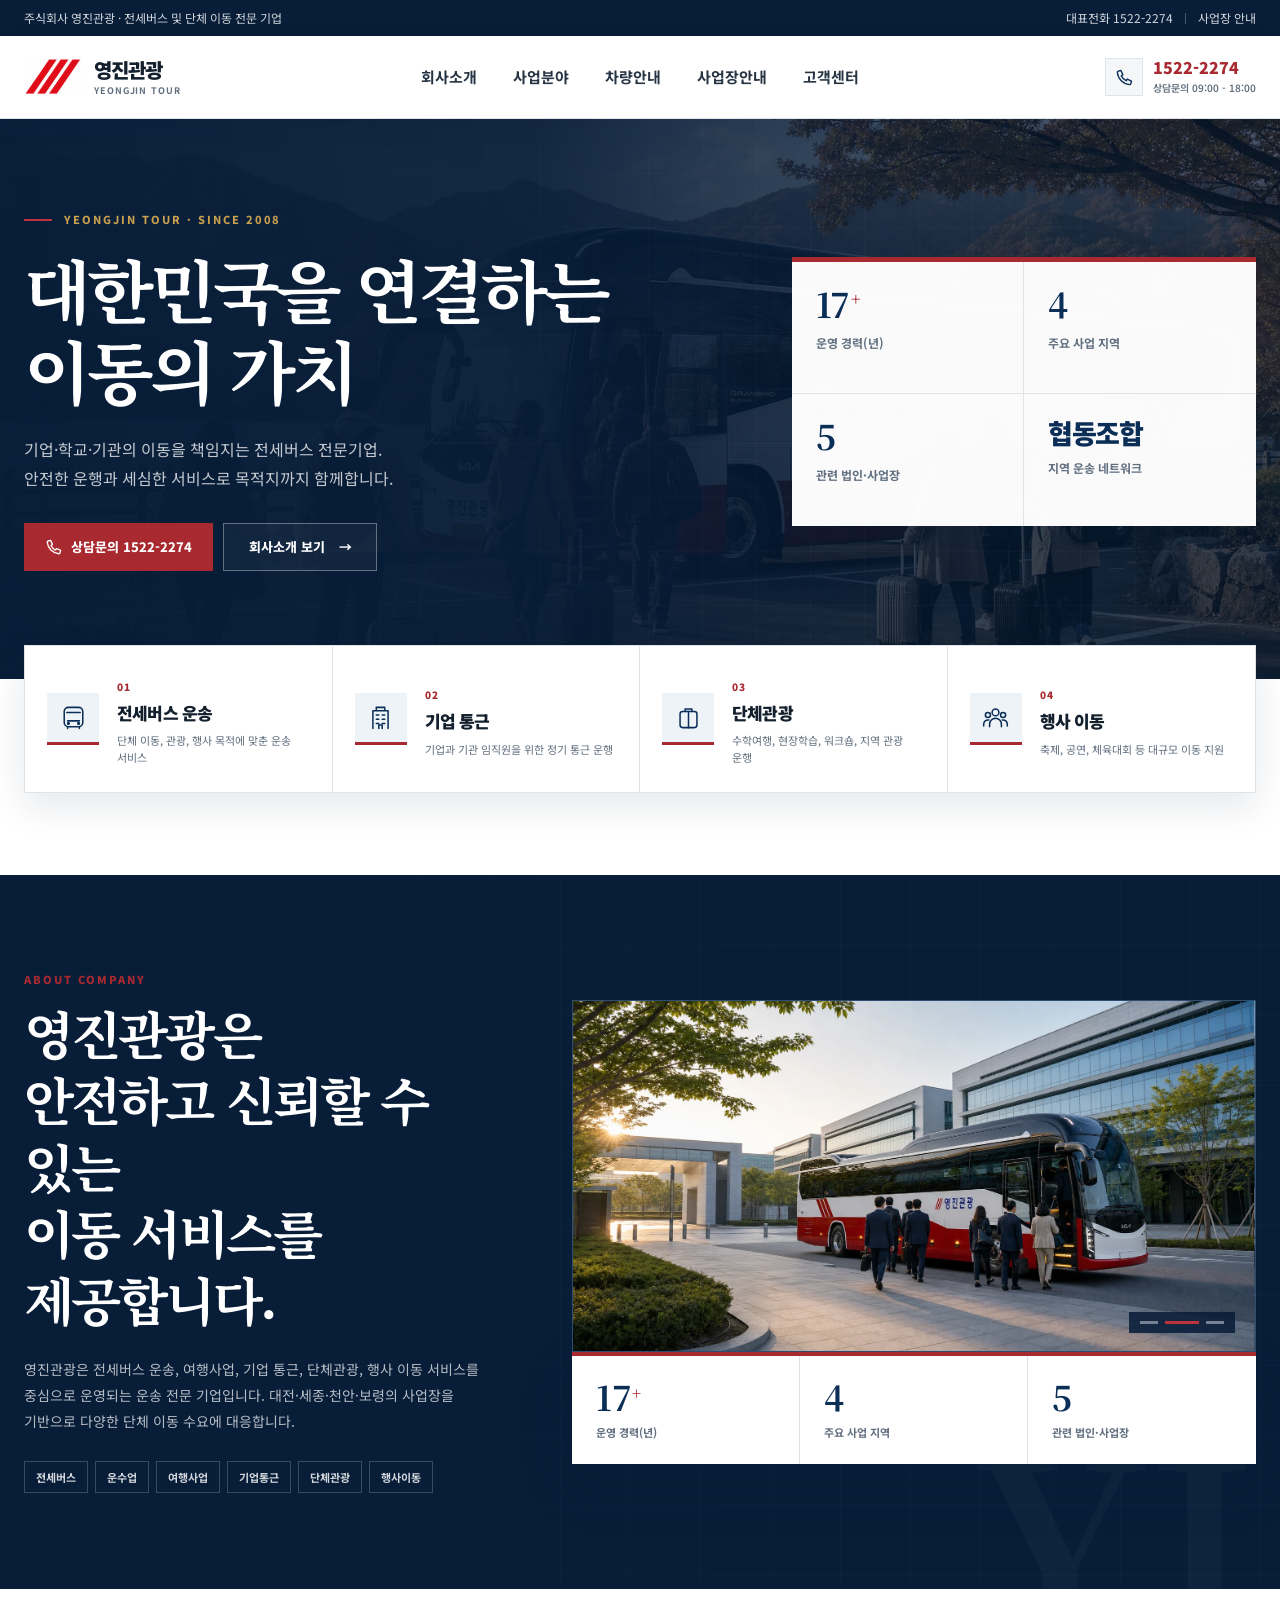
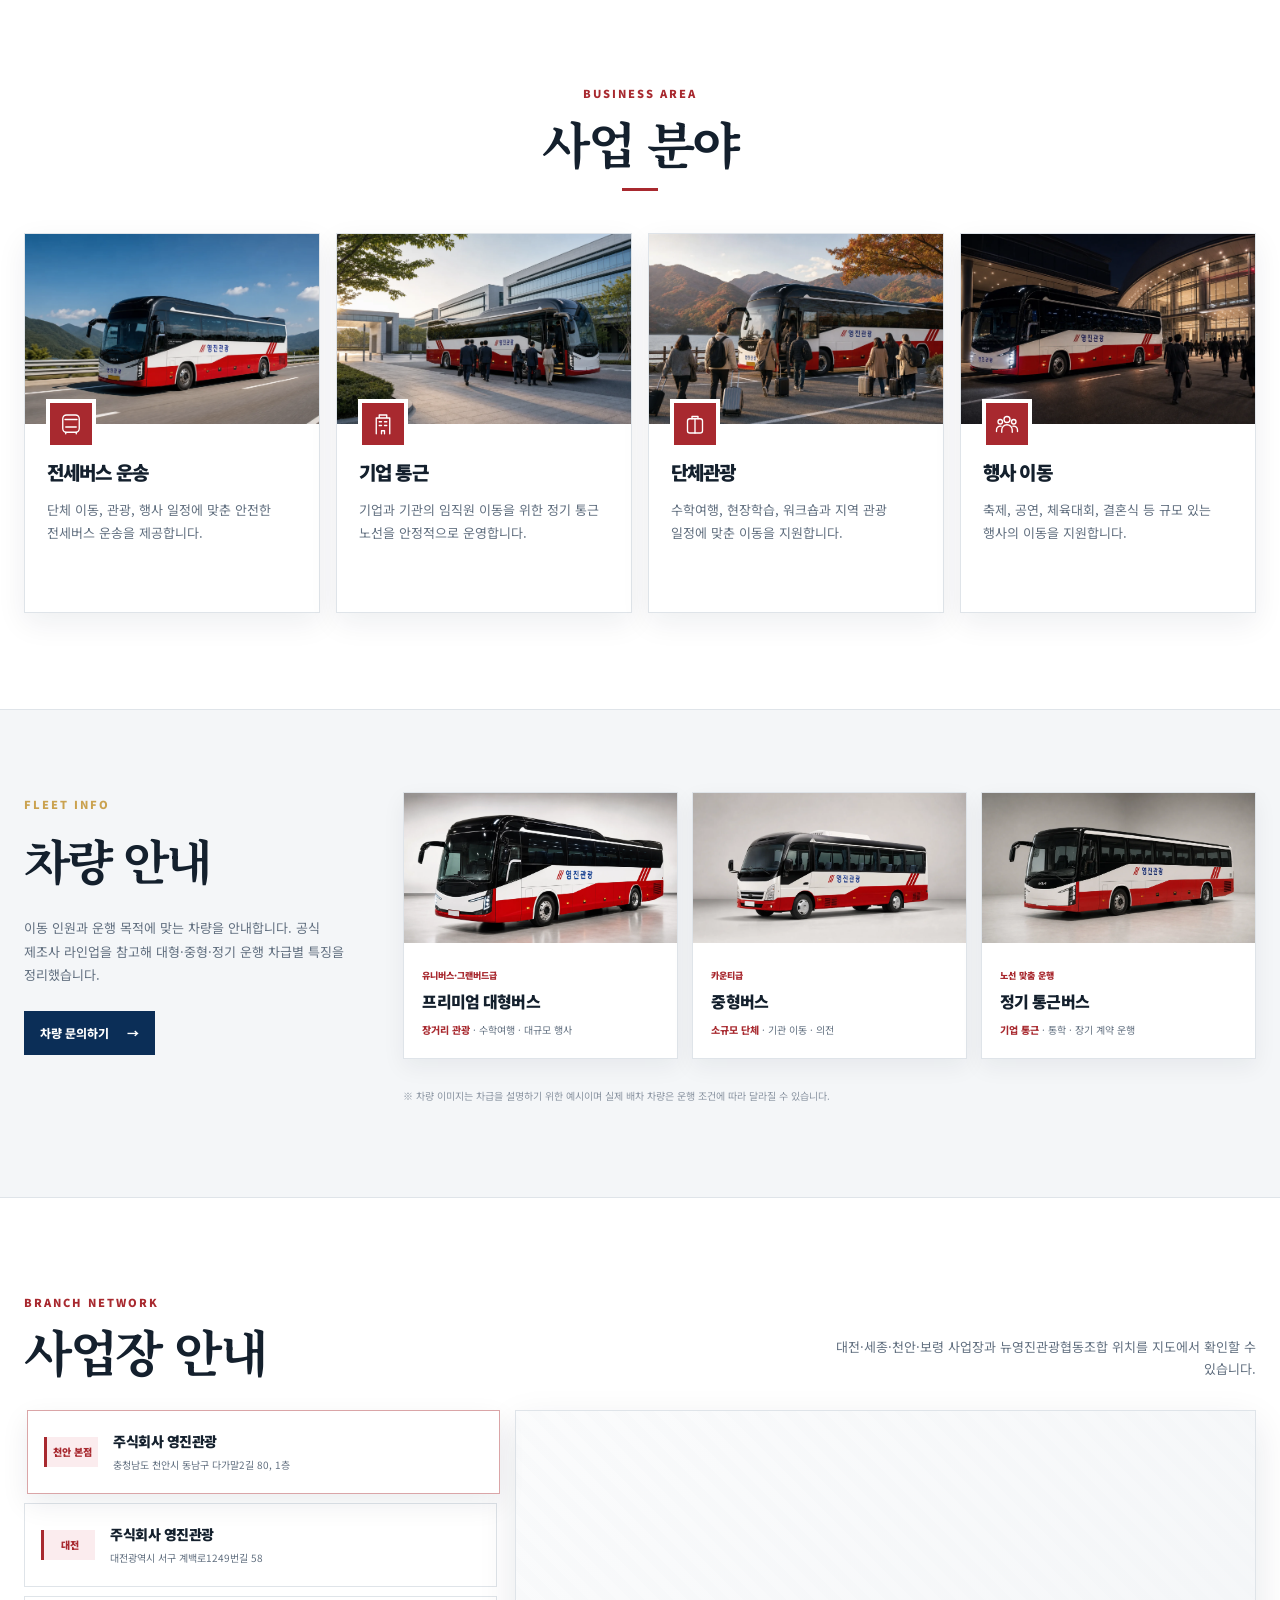
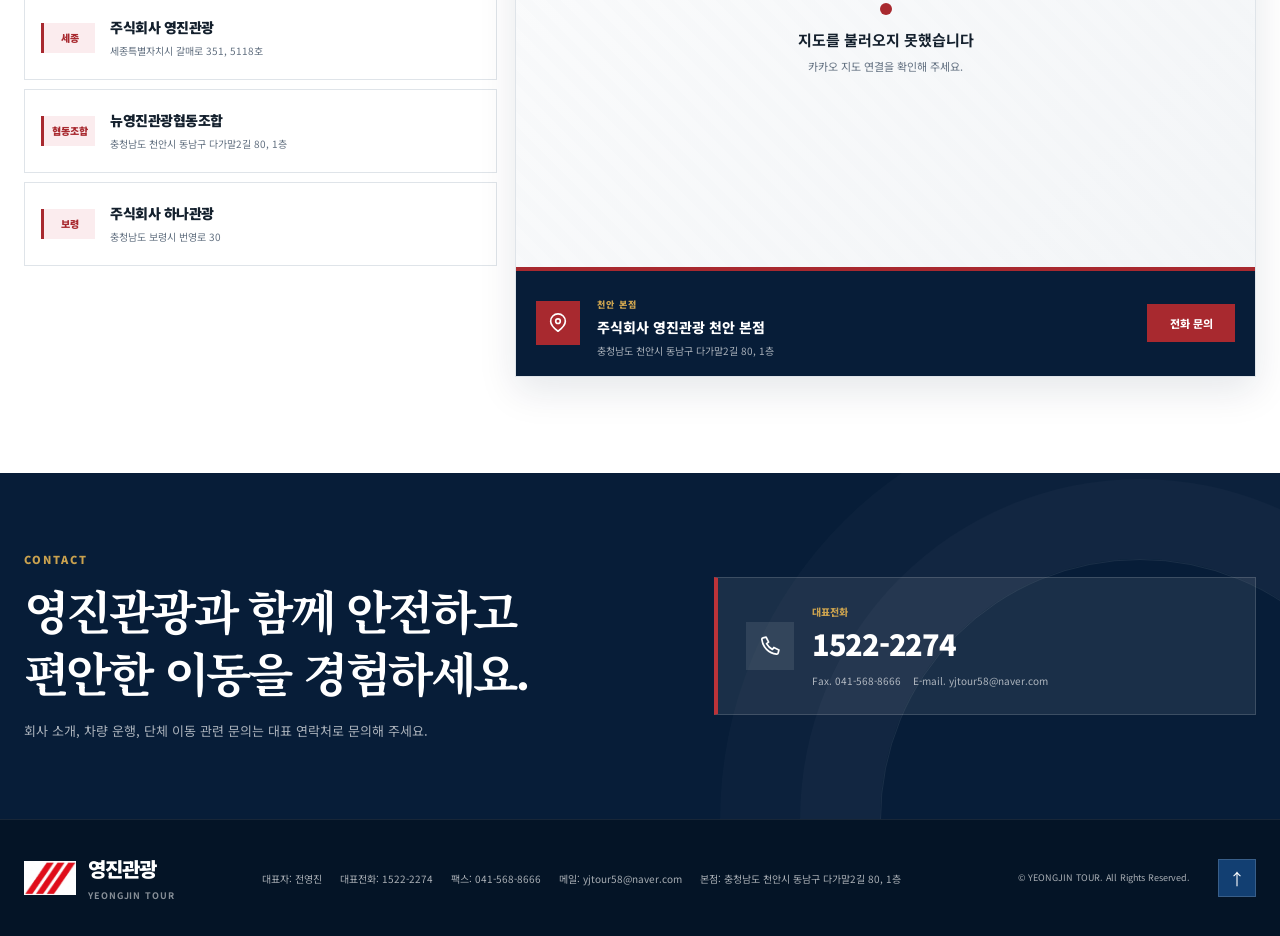
<file: index.html>
<!DOCTYPE html>
<html lang="ko">
<head>
  <meta charset="UTF-8">
  <meta name="viewport" content="width=device-width, initial-scale=1, viewport-fit=cover">
  <meta name="theme-color" content="#07162b">
  <meta name="format-detection" content="telephone=no">

  <title>영진관광 | 전세버스·단체 이동 전문 기업</title>
  <meta
    name="description"
    content="영진관광은 대전·세종·천안·보령을 기반으로 전세버스, 기업 통근, 단체관광, 수학여행, 행사 이동 서비스를 제공하는 운송 전문 기업입니다."
  >

  <link rel="preconnect" href="https://fonts.googleapis.com">
  <link rel="preconnect" href="https://fonts.gstatic.com" crossorigin>
  <link
    href="https://fonts.googleapis.com/css2?family=Noto+Sans+KR:wght@400;500;600;700;800;900&family=Noto+Serif+KR:wght@600;700&display=swap"
    rel="stylesheet"
  >
  <link rel="stylesheet" href="./styles.css?v=contact-cooperative-20260722">
</head>

<body>
  <a class="skip-link" href="#mainContent">본문 바로가기</a>

  <div class="utility-bar">
    <div class="utility-inner">
      <p>주식회사 영진관광 · 전세버스 및 단체 이동 전문 기업</p>
      <div>
        <a href="tel:15222274">대표전화 1522-2274</a>
        <span aria-hidden="true"></span>
        <a href="#locations">사업장 안내</a>
      </div>
    </div>
  </div>

  <header class="site-header" id="top">
    <div class="header-inner">
      <a class="brand" href="#top" aria-label="영진관광 홈">
        <span class="brand-slash-mark" aria-hidden="true"></span>
        <span class="brand-copy">
          <strong aria-label="영진관광"><span aria-hidden="true">영진</span><span aria-hidden="true">관광</span></strong>
          <small>YEONGJIN TOUR</small>
        </span>
      </a>

      <nav class="desktop-nav" aria-label="주요 메뉴">
        <a href="#about">회사소개</a>
        <a href="#business">사업분야</a>
        <a href="#fleet">차량안내</a>
        <a href="#locations">사업장안내</a>
        <a href="#contact">고객센터</a>
      </nav>

      <a class="header-contact" href="tel:15222274" aria-label="영진관광 전화 1522-2274">
        <span class="header-contact-icon" aria-hidden="true">
          <svg viewBox="0 0 24 24">
            <path d="M7.4 3.2 10 8.5 7.9 10a15.6 15.6 0 0 0 6.1 6.1l1.5-2.1 5.3 2.6-.8 3.2c-.2.8-.9 1.3-1.7 1.2C10.1 20.1 3.9 13.9 3 5.7c-.1-.8.4-1.5 1.2-1.7l3.2-.8Z"></path>
          </svg>
        </span>
        <span>
          <strong>1522-2274</strong>
          <small>상담문의 09:00 - 18:00</small>
        </span>
      </a>

      <button
        class="menu-button"
        id="menuButton"
        type="button"
        aria-expanded="false"
        aria-controls="mobileNav"
      >
        <span></span>
        <span></span>
        <span></span>
        <span class="sr-only">메뉴 열기</span>
      </button>
    </div>

    <nav class="mobile-nav" id="mobileNav" aria-label="모바일 메뉴">
      <a href="#about">회사소개</a>
      <a href="#business">사업분야</a>
      <a href="#fleet">차량안내</a>
      <a href="#locations">사업장안내</a>
      <a href="#contact">고객센터</a>
      <a class="mobile-call" href="tel:15222274">전화 연결 1522-2274</a>
    </nav>
  </header>

  <main id="mainContent">
    <section class="hero-section" aria-labelledby="heroTitle">
      <div class="hero-slider" aria-hidden="true">
        <div class="hero-slider-track">
          <div class="hero-slide">
            <img
              class="hero-image"
              src="./assets/generated/business-charter.webp"
              alt=""
              fetchpriority="high"
              decoding="async"
            >
          </div>
          <div class="hero-slide">
            <img
              class="hero-image"
              src="./assets/generated/business-commute.webp"
              alt=""
              decoding="async"
            >
          </div>
          <div class="hero-slide">
            <img
              class="hero-image"
              src="./assets/generated/business-tour.webp"
              alt=""
              decoding="async"
            >
          </div>
          <div class="hero-slide">
            <img
              class="hero-image"
              src="./assets/generated/business-event.webp"
              alt=""
              decoding="async"
            >
          </div>
        </div>
      </div>
      <div class="hero-shade" aria-hidden="true"></div>
      <div class="hero-route" aria-hidden="true"></div>

      <div class="hero-inner">
        <div class="hero-copy">
          <p class="hero-eyebrow">YEONGJIN TOUR · SINCE 2008</p>
          <h1 id="heroTitle">
            대한민국을 연결하는<br>
            <span>이동의 가치</span>
          </h1>
          <p class="hero-description">
            기업·학교·기관의 이동을 책임지는 전세버스 전문기업.<br>
            안전한 운행과 세심한 서비스로 목적지까지 함께합니다.
          </p>

          <div class="hero-actions">
            <a class="button button-primary" href="tel:15222274">
              <svg viewBox="0 0 24 24" aria-hidden="true">
                <path d="M7.4 3.2 10 8.5 7.9 10a15.6 15.6 0 0 0 6.1 6.1l1.5-2.1 5.3 2.6-.8 3.2c-.2.8-.9 1.3-1.7 1.2C10.1 20.1 3.9 13.9 3 5.7c-.1-.8.4-1.5 1.2-1.7l3.2-.8Z"></path>
              </svg>
              상담문의 1522-2274
            </a>
            <a class="button button-ghost" href="#about">
              회사소개 보기
              <span aria-hidden="true">→</span>
            </a>
          </div>
        </div>

        <div class="hero-stats" aria-label="영진관광 주요 현황">
          <article>
            <strong>17<sup>+</sup></strong>
            <span>운영 경력(년)</span>
          </article>
          <article>
            <strong>4</strong>
            <span>주요 사업 지역</span>
          </article>
          <article>
            <strong>5</strong>
            <span>관련 법인·사업장</span>
          </article>
          <article>
            <strong class="stat-word">협동조합</strong>
            <span>지역 운송 네트워크</span>
          </article>
        </div>
      </div>

      <div class="hero-pagination" aria-label="메인 배너 선택">
        <button class="active" type="button" data-hero-slide="0" aria-label="전세버스 운송 배너 보기" aria-current="true"></button>
        <button type="button" data-hero-slide="1" aria-label="기업 통근 배너 보기"></button>
        <button type="button" data-hero-slide="2" aria-label="단체관광 배너 보기"></button>
        <button type="button" data-hero-slide="3" aria-label="행사 이동 배너 보기"></button>
      </div>
    </section>

    <section class="service-overview" aria-label="주요 서비스">
      <article class="overview-card">
        <span class="overview-icon" aria-hidden="true">
          <svg viewBox="0 0 32 32">
            <rect x="5" y="4" width="22" height="23" rx="5"></rect>
            <path d="M8 10h16M9 20h14M9 27v2M23 27v2"></path>
            <circle cx="10" cy="23" r="1"></circle>
            <circle cx="22" cy="23" r="1"></circle>
          </svg>
        </span>
        <div>
          <small>01</small>
          <h2>전세버스 운송</h2>
          <p>단체 이동, 관광, 행사 목적에 맞춘 운송 서비스</p>
        </div>
      </article>

      <article class="overview-card">
        <span class="overview-icon" aria-hidden="true">
          <svg viewBox="0 0 32 32">
            <path d="M7 29V8h18v21M11 8V4h10v4M11 13h3M18 13h3M11 18h3M18 18h3M11 23h3M18 23h3M14 29v-4h4v4"></path>
          </svg>
        </span>
        <div>
          <small>02</small>
          <h2>기업 통근</h2>
          <p>기업과 기관 임직원을 위한 정기 통근 운행</p>
        </div>
      </article>

      <article class="overview-card">
        <span class="overview-icon" aria-hidden="true">
          <svg viewBox="0 0 32 32">
            <rect x="6" y="9" width="20" height="19" rx="3"></rect>
            <path d="M12 9V6h8v3M16 9v19"></path>
          </svg>
        </span>
        <div>
          <small>03</small>
          <h2>단체관광</h2>
          <p>수학여행, 현장학습, 워크숍, 지역 관광 운행</p>
        </div>
      </article>

      <article class="overview-card">
        <span class="overview-icon" aria-hidden="true">
          <svg viewBox="0 0 32 32">
            <circle cx="16" cy="10" r="4"></circle>
            <circle cx="7" cy="13" r="3"></circle>
            <circle cx="25" cy="13" r="3"></circle>
            <path d="M9 27v-3a7 7 0 0 1 14 0v3M2 26v-2a5 5 0 0 1 6-5M30 26v-2a5 5 0 0 0-6-5"></path>
          </svg>
        </span>
        <div>
          <small>04</small>
          <h2>행사 이동</h2>
          <p>축제, 공연, 체육대회 등 대규모 이동 지원</p>
        </div>
      </article>
    </section>

    <section class="about-section section" id="about" aria-labelledby="aboutTitle">
      <div class="about-inner">
        <div class="about-copy">
          <p class="section-eyebrow">ABOUT COMPANY</p>
          <h2 id="aboutTitle">
            영진관광은<br>
            안전하고 신뢰할 수 있는<br>
            이동 서비스를 제공합니다.
          </h2>
          <p>
            영진관광은 전세버스 운송, 여행사업, 기업 통근, 단체관광,
            행사 이동 서비스를 중심으로 운영되는 운송 전문 기업입니다.
            대전·세종·천안·보령의 사업장을 기반으로 다양한 단체 이동 수요에 대응합니다.
          </p>

          <div class="keyword-list" aria-label="주요 업무">
            <span>전세버스</span>
            <span>운수업</span>
            <span>여행사업</span>
            <span>기업통근</span>
            <span>단체관광</span>
            <span>행사이동</span>
          </div>
        </div>

        <div class="about-visual">
          <div class="about-photo-wrap">
            <div class="about-slider-track">
              <figure class="about-slide">
                <img
                  src="./assets/generated/business-charter.webp"
                  alt="산길을 운행하는 영진관광 전세버스"
                  loading="lazy"
                >
              </figure>
              <figure class="about-slide">
                <img
                  src="./assets/generated/business-commute.webp"
                  alt="기업 통근 승객을 태우는 영진관광 버스"
                  loading="lazy"
                >
              </figure>
              <figure class="about-slide">
                <img
                  src="./assets/generated/business-tour.webp"
                  alt="여행객과 함께하는 영진관광 단체관광 버스"
                  loading="lazy"
                >
              </figure>
            </div>

            <div class="about-pagination" aria-label="회사소개 사진 선택">
              <button class="active" type="button" data-about-slide="0" aria-label="전세버스 사진 보기" aria-current="true"></button>
              <button type="button" data-about-slide="1" aria-label="기업 통근 사진 보기"></button>
              <button type="button" data-about-slide="2" aria-label="단체관광 사진 보기"></button>
            </div>
          </div>

          <div class="about-stat-panel">
            <article>
              <strong>17<sup>+</sup></strong>
              <span>운영 경력(년)</span>
            </article>
            <article>
              <strong>4</strong>
              <span>주요 사업 지역</span>
            </article>
            <article>
              <strong>5</strong>
              <span>관련 법인·사업장</span>
            </article>
          </div>
        </div>
      </div>
      <span class="about-watermark" aria-hidden="true">YJ</span>
    </section>

    <section class="business-section section" id="business" aria-labelledby="businessTitle">
      <div class="section-heading centered">
        <p class="section-eyebrow">BUSINESS AREA</p>
        <h2 id="businessTitle">사업 분야</h2>
        <span class="heading-line" aria-hidden="true"></span>
      </div>

      <div class="business-grid">
        <article class="business-card">
          <div class="business-photo business-photo-bus">
            <img src="./assets/generated/business-charter.webp" alt="산을 배경으로 고속도로를 달리는 영진관광 전세버스" loading="lazy">
          </div>
          <div class="business-body">
            <span class="business-icon" aria-hidden="true">
              <svg viewBox="0 0 32 32">
                <rect x="5" y="4" width="22" height="23" rx="5"></rect>
                <path d="M8 10h16M9 20h14M9 27v2M23 27v2"></path>
              </svg>
            </span>
            <h3>전세버스 운송</h3>
            <p>단체 이동, 관광, 행사 일정에 맞춘 안전한 전세버스 운송을 제공합니다.</p>
          </div>
        </article>

        <article class="business-card">
          <div class="business-photo business-photo-commute">
            <img src="./assets/generated/business-commute.webp" alt="기업 임직원이 탑승하는 영진관광 통근버스" loading="lazy">
          </div>
          <div class="business-body">
            <span class="business-icon" aria-hidden="true">
              <svg viewBox="0 0 32 32">
                <path d="M7 29V8h18v21M11 8V4h10v4M11 13h3M18 13h3M11 18h3M18 18h3M14 29v-4h4v4"></path>
              </svg>
            </span>
            <h3>기업 통근</h3>
            <p>기업과 기관의 임직원 이동을 위한 정기 통근 노선을 안정적으로 운영합니다.</p>
          </div>
        </article>

        <article class="business-card">
          <div class="business-photo business-photo-tour">
            <img src="./assets/generated/business-tour.webp" alt="관광지에서 여행객을 태우는 영진관광 버스" loading="lazy">
          </div>
          <div class="business-body">
            <span class="business-icon" aria-hidden="true">
              <svg viewBox="0 0 32 32">
                <rect x="6" y="9" width="20" height="19" rx="3"></rect>
                <path d="M12 9V6h8v3M16 9v19"></path>
              </svg>
            </span>
            <h3>단체관광</h3>
            <p>수학여행, 현장학습, 워크숍과 지역 관광 일정에 맞춘 이동을 지원합니다.</p>
          </div>
        </article>

        <article class="business-card">
          <div class="business-photo business-photo-event">
            <img src="./assets/generated/business-event.webp" alt="행사장 앞에서 참가자 이동을 지원하는 영진관광 버스" loading="lazy">
          </div>
          <div class="business-body">
            <span class="business-icon" aria-hidden="true">
              <svg viewBox="0 0 32 32">
                <circle cx="16" cy="10" r="4"></circle>
                <circle cx="7" cy="13" r="3"></circle>
                <circle cx="25" cy="13" r="3"></circle>
                <path d="M9 27v-3a7 7 0 0 1 14 0v3M2 26v-2a5 5 0 0 1 6-5M30 26v-2a5 5 0 0 0-6-5"></path>
              </svg>
            </span>
            <h3>행사 이동</h3>
            <p>축제, 공연, 체육대회, 결혼식 등 규모 있는 행사의 이동을 지원합니다.</p>
          </div>
        </article>
      </div>
    </section>

    <section class="fleet-section" id="fleet" aria-labelledby="fleetTitle">
      <div class="fleet-inner">
        <div class="fleet-copy">
          <p class="section-eyebrow light">FLEET INFO</p>
          <h2 id="fleetTitle">차량 안내</h2>
          <p>
            이동 인원과 운행 목적에 맞는 차량을 안내합니다.
            공식 제조사 라인업을 참고해 대형·중형·정기 운행 차급별 특징을 정리했습니다.
          </p>
          <a href="tel:15222274">차량 문의하기 <span aria-hidden="true">→</span></a>
        </div>

        <div class="fleet-grid">
          <article class="fleet-card">
            <div class="fleet-photo fleet-photo-large">
              <img src="./assets/generated/fleet-large.webp" alt="영진관광 프리미엄 대형버스 예시" loading="lazy">
            </div>
            <div>
              <small>유니버스·그랜버드급</small>
              <h3>프리미엄 대형버스</h3>
              <p><span>장거리 관광</span> · 수학여행 · 대규모 행사</p>
            </div>
          </article>

          <article class="fleet-card">
            <div class="fleet-photo fleet-photo-medium">
              <img src="./assets/generated/fleet-medium.webp" alt="영진관광 중형버스 예시" loading="lazy">
            </div>
            <div>
              <small>카운티급</small>
              <h3>중형버스</h3>
              <p><span>소규모 단체</span> · 기관 이동 · 의전</p>
            </div>
          </article>

          <article class="fleet-card">
            <div class="fleet-photo fleet-photo-route">
              <img src="./assets/generated/fleet-commute.webp" alt="영진관광 정기 통근버스 예시" loading="lazy">
            </div>
            <div>
              <small>노선 맞춤 운행</small>
              <h3>정기 통근버스</h3>
              <p><span>기업 통근</span> · 통학 · 장기 계약 운행</p>
            </div>
          </article>
        </div>

        <p class="fleet-disclaimer">
          ※ 차량 이미지는 차급을 설명하기 위한 예시이며 실제 배차 차량은 운행 조건에 따라 달라질 수 있습니다.
        </p>
      </div>
    </section>

    <section class="locations-section section" id="locations" aria-labelledby="locationsTitle">
      <div class="section-heading location-heading">
        <p class="section-eyebrow">BRANCH NETWORK</p>
        <h2 id="locationsTitle">사업장 안내</h2>
        <p>대전·세종·천안·보령 사업장과 뉴영진관광협동조합 위치를 지도에서 확인할 수 있습니다.</p>
      </div>

      <div class="locations-layout">
        <div class="branch-list" aria-label="영진관광 사업장 목록">
          <button class="branch-card active" type="button" data-branch="cheonan">
            <span>천안 본점</span>
            <div>
              <strong>주식회사 영진관광</strong>
              <p>충청남도 천안시 동남구 다가말2길 80, 1층</p>
            </div>
            <i aria-hidden="true">→</i>
          </button>

          <button class="branch-card" type="button" data-branch="daejeon">
            <span>대전</span>
            <div>
              <strong>주식회사 영진관광</strong>
              <p>대전광역시 서구 계백로1249번길 58</p>
            </div>
            <i aria-hidden="true">→</i>
          </button>

          <button class="branch-card" type="button" data-branch="sejong">
            <span>세종</span>
            <div>
              <strong>주식회사 영진관광</strong>
              <p>세종특별자치시 갈매로 351, 5118호</p>
            </div>
            <i aria-hidden="true">→</i>
          </button>

          <button class="branch-card" type="button" data-branch="new-yeongjin-cooperative">
            <span>협동조합</span>
            <div>
              <strong>뉴영진관광협동조합</strong>
              <p>충청남도 천안시 동남구 다가말2길 80, 1층</p>
            </div>
            <i aria-hidden="true">→</i>
          </button>

          <button class="branch-card" type="button" data-branch="boryeong">
            <span>보령</span>
            <div>
              <strong>주식회사 하나관광</strong>
              <p>충청남도 보령시 번영로 30</p>
            </div>
            <i aria-hidden="true">→</i>
          </button>
        </div>

        <div class="map-panel">
          <div id="kakaoMap" class="kakao-map" aria-label="영진관광 사업장 및 뉴영진관광협동조합 지도">
            <div class="map-loading">
              <span class="map-loading-dot" aria-hidden="true"></span>
              <strong>지도를 불러오는 중입니다</strong>
              <p>카카오 지도 API를 확인하고 있습니다.</p>
            </div>
          </div>

          <article class="selected-branch-card" aria-live="polite">
            <span class="selected-branch-marker" aria-hidden="true">
              <svg viewBox="0 0 24 24">
                <path d="M20 10c0 5-8 11-8 11S4 15 4 10a8 8 0 1 1 16 0Z"></path>
                <circle cx="12" cy="10" r="2.5"></circle>
              </svg>
            </span>
            <div class="selected-branch-copy">
              <span id="selectedBranchRegion">천안 본점</span>
              <strong id="selectedBranchName">주식회사 영진관광 천안 본점</strong>
              <p id="selectedBranchAddress">충청남도 천안시 동남구 다가말2길 80, 1층</p>
            </div>
            <a class="selected-branch-call" href="tel:15222274">전화 문의</a>
          </article>
        </div>
      </div>
    </section>

    <section class="contact-section" id="contact" aria-labelledby="contactTitle">
      <div class="contact-inner">
        <div class="contact-copy">
          <p class="section-eyebrow light">CONTACT</p>
          <h2 id="contactTitle">
            영진관광과 함께 안전하고<br>
            편안한 이동을 경험하세요.
          </h2>
          <p>회사 소개, 차량 운행, 단체 이동 관련 문의는 대표 연락처로 문의해 주세요.</p>
        </div>

        <a class="contact-call" href="tel:15222274">
          <span class="contact-call-icon" aria-hidden="true">
            <svg viewBox="0 0 24 24">
              <path d="M7.4 3.2 10 8.5 7.9 10a15.6 15.6 0 0 0 6.1 6.1l1.5-2.1 5.3 2.6-.8 3.2c-.2.8-.9 1.3-1.7 1.2C10.1 20.1 3.9 13.9 3 5.7c-.1-.8.4-1.5 1.2-1.7l3.2-.8Z"></path>
            </svg>
          </span>
          <span class="contact-call-copy">
            <small>대표전화</small>
            <strong>1522-2274</strong>
            <span>Fax. 041-568-8666 &nbsp;&nbsp; E-mail. yjtour58@naver.com</span>
          </span>
        </a>
      </div>
    </section>

  </main>

  <footer class="site-footer">
    <div class="footer-inner">
      <div class="footer-brand">
        <span class="brand-slash-mark footer-slash-mark" aria-hidden="true"></span>
        <span>
          <strong aria-label="영진관광"><span aria-hidden="true">영진</span><span aria-hidden="true">관광</span></strong>
          <small>YEONGJIN TOUR</small>
        </span>
      </div>

      <div class="footer-details">
        <span>대표자: 전영진</span>
        <span>대표전화: 1522-2274</span>
        <span>팩스: 041-568-8666</span>
        <span>메일: yjtour58@naver.com</span>
        <span>본점: 충청남도 천안시 동남구 다가말2길 80, 1층</span>
      </div>

      <small class="copyright">© YEONGJIN TOUR. All Rights Reserved.</small>

      <a class="to-top" href="#top" aria-label="페이지 맨 위로 이동">
        <span aria-hidden="true">↑</span>
      </a>
    </div>
  </footer>

  <script src="./map-config.js?v=association-style-20260722"></script>
  <script src="./app.js?v=contact-cooperative-20260722"></script>
</body>
</html>
</file>
<file: styles.css>
:root {
  --navy-950: #071d38;
  --navy-900: #0b2e57;
  --navy-800: #123f72;
  --blue-700: #1e5b91;
  --red-700: #a8292f;
  --red-600: #bc3339;
  --red-100: #fbecee;
  --gold-500: #caa24f;
  --ink-950: #14202d;
  --ink-800: #2e3a47;
  --ink-600: #627080;
  --paper: #f4f6f8;
  --line: #dfe4e9;
  --white: #ffffff;
  --site-width: 1240px;
  --shadow: 0 14px 36px rgba(7, 29, 56, 0.1);
  --shadow-strong: 0 22px 54px rgba(7, 29, 56, 0.18);
}

*,
*::before,
*::after {
  box-sizing: border-box;
}

html {
  scroll-behavior: smooth;
  scroll-padding-top: 92px;
  -webkit-text-size-adjust: 100%;
  text-size-adjust: 100%;
}

body {
  margin: 0;
  overflow-x: hidden;
  color: var(--ink-950);
  background: var(--white);
  font-family: "Noto Sans KR", "Apple SD Gothic Neo", -apple-system, BlinkMacSystemFont, sans-serif;
  font-size: 16px;
  line-height: 1.5;
  word-break: keep-all;
  -webkit-font-smoothing: antialiased;
}

body.menu-open {
  overflow: hidden;
}

a {
  color: inherit;
  text-decoration: none;
}

button,
input {
  font: inherit;
}

button {
  color: inherit;
}

button,
a {
  -webkit-tap-highlight-color: transparent;
}

img,
svg {
  display: block;
}

img {
  max-width: 100%;
}

svg {
  fill: none;
  stroke: currentColor;
  stroke-linecap: round;
  stroke-linejoin: round;
  stroke-width: 1.8;
}

:focus-visible {
  outline: 3px solid rgba(168, 41, 47, 0.42);
  outline-offset: 3px;
}

.sr-only {
  position: absolute;
  width: 1px;
  height: 1px;
  padding: 0;
  margin: -1px;
  overflow: hidden;
  clip: rect(0, 0, 0, 0);
  white-space: nowrap;
  border: 0;
}

.skip-link {
  position: fixed;
  top: -100px;
  left: 20px;
  z-index: 1000;
  padding: 12px 18px;
  color: #fff;
  background: var(--navy-950);
}

.skip-link:focus {
  top: 12px;
}

.section {
  padding: 96px 24px;
}

.section-eyebrow {
  margin: 0 0 12px;
  color: var(--red-700);
  font-size: 11px;
  font-weight: 900;
  letter-spacing: 0.18em;
}

.section-eyebrow.light {
  color: var(--gold-500);
}

.section-heading h2,
.location-heading h2 {
  margin: 0;
  color: var(--ink-950);
  font-family: "Noto Serif KR", serif;
  font-size: clamp(34px, 4vw, 50px);
  font-weight: 700;
  line-height: 1.15;
  letter-spacing: -0.05em;
}

.section-heading.centered {
  margin-bottom: 42px;
  text-align: center;
}

.heading-line {
  display: block;
  width: 36px;
  height: 3px;
  margin: 17px auto 0;
  background: var(--red-700);
}

/* Utility */

.utility-bar {
  color: rgba(255, 255, 255, 0.82);
  background: var(--navy-950);
  font-size: 12px;
}

.utility-inner {
  display: flex;
  align-items: center;
  justify-content: space-between;
  width: min(calc(100% - 48px), var(--site-width));
  min-height: 36px;
  margin-inline: auto;
}

.utility-inner p {
  margin: 0;
}

.utility-inner div {
  display: flex;
  align-items: center;
  gap: 12px;
}

.utility-inner div span {
  width: 1px;
  height: 11px;
  background: rgba(255, 255, 255, 0.26);
}

.utility-inner a:hover {
  color: #fff;
  text-decoration: underline;
}

/* Header */

.site-header {
  position: sticky;
  top: 0;
  z-index: 100;
  background: rgba(255, 255, 255, 0.97);
  border-bottom: 1px solid var(--line);
  box-shadow: 0 8px 26px rgba(7, 29, 56, 0.05);
  backdrop-filter: blur(16px);
  -webkit-backdrop-filter: blur(16px);
}

.header-inner {
  display: grid;
  grid-template-columns: minmax(255px, 1fr) auto minmax(190px, 1fr);
  gap: 28px;
  align-items: center;
  width: min(calc(100% - 48px), var(--site-width));
  min-height: 82px;
  margin-inline: auto;
}

.brand,
.footer-brand {
  display: inline-flex;
  align-items: center;
  gap: 12px;
  min-width: 0;
}

.brand-slash-mark {
  display: block;
  flex: 0 0 auto;
  width: 58px;
  height: 38px;
  background-image: url("./assets/brand/yeongjin-logo.webp");
  background-repeat: no-repeat;
  background-position: -15px -34px;
  background-size: auto 98px;
}

.brand-copy {
  display: flex;
  min-width: 0;
  flex-direction: column;
  line-height: 1.15;
}

.brand-copy strong,
.footer-brand strong {
  display: block;
  color: var(--ink-950);
  font-size: 20px;
  font-weight: 900;
  letter-spacing: -0.055em;
}

.brand-copy small,
.footer-brand small {
  display: block;
  margin-top: 5px;
  overflow: hidden;
  color: var(--ink-600);
  font-size: 9px;
  font-weight: 700;
  letter-spacing: 0.1em;
  text-overflow: ellipsis;
  white-space: nowrap;
}

.footer-slash-mark {
  width: 52px;
  height: 34px;
  background-position: -14px -31px;
  background-size: auto 90px;
}

.desktop-nav {
  display: flex;
  align-self: stretch;
  align-items: center;
  gap: clamp(22px, 2.8vw, 38px);
}

.desktop-nav a {
  position: relative;
  display: flex;
  align-items: center;
  height: 100%;
  color: #273443;
  font-size: 15px;
  font-weight: 700;
  white-space: nowrap;
}

.desktop-nav a::after {
  position: absolute;
  right: 0;
  bottom: -1px;
  left: 0;
  height: 3px;
  content: "";
  background: var(--red-700);
  transform: scaleX(0);
  transition: transform 160ms ease;
}

.desktop-nav a:hover::after,
.desktop-nav a:focus-visible::after {
  transform: scaleX(1);
}

.header-contact {
  display: flex;
  justify-self: end;
  align-items: center;
  gap: 10px;
}

.header-contact-icon {
  display: grid;
  place-items: center;
  width: 38px;
  height: 38px;
  color: var(--navy-900);
  background: var(--paper);
  border: 1px solid var(--line);
}

.header-contact-icon svg {
  width: 19px;
  height: 19px;
}

.header-contact > span:last-child {
  display: flex;
  flex-direction: column;
}

.header-contact strong {
  color: var(--red-700);
  font-size: 16px;
  font-weight: 900;
  line-height: 1.1;
}

.header-contact small {
  margin-top: 4px;
  color: var(--ink-600);
  font-size: 10px;
  font-weight: 600;
}

.menu-button {
  display: none;
  align-content: center;
  justify-self: end;
  gap: 5px;
  width: 44px;
  height: 44px;
  padding: 0;
  background: #fff;
  border: 1px solid var(--line);
  cursor: pointer;
}

.menu-button > span:not(.sr-only) {
  display: block;
  width: 20px;
  height: 2px;
  margin-inline: auto;
  background: var(--ink-950);
  transition: transform 160ms ease, opacity 160ms ease;
}

.menu-button[aria-expanded="true"] > span:nth-child(1) {
  transform: translateY(7px) rotate(45deg);
}

.menu-button[aria-expanded="true"] > span:nth-child(2) {
  opacity: 0;
}

.menu-button[aria-expanded="true"] > span:nth-child(3) {
  transform: translateY(-7px) rotate(-45deg);
}

.mobile-nav {
  display: none;
}

/* Hero */

.hero-section {
  position: relative;
  min-height: 560px;
  overflow: hidden;
  color: #fff;
  background: var(--navy-950);
}

.hero-slider,
.hero-slider-track,
.hero-slide,
.hero-image {
  width: 100%;
  height: 100%;
}

.hero-slider {
  position: absolute;
  inset: 0;
}

.hero-slider-track {
  display: flex;
  transition: transform 760ms cubic-bezier(0.22, 1, 0.36, 1);
}

.hero-slide {
  flex: 0 0 100%;
}

.hero-image {
  object-fit: cover;
  object-position: center;
  filter: saturate(0.7) contrast(1.05);
}

.hero-shade {
  position: absolute;
  inset: 0;
  background:
    linear-gradient(90deg, rgba(7, 29, 56, 0.99) 0%, rgba(7, 29, 56, 0.94) 42%, rgba(7, 29, 56, 0.74) 68%, rgba(7, 29, 56, 0.64) 100%),
    linear-gradient(180deg, rgba(0, 0, 0, 0.08), rgba(0, 0, 0, 0.35));
}

.hero-route {
  position: absolute;
  inset: 0;
  opacity: 0.16;
  background-image:
    linear-gradient(rgba(255, 255, 255, 0.13) 1px, transparent 1px),
    linear-gradient(90deg, rgba(255, 255, 255, 0.13) 1px, transparent 1px);
  background-size: 54px 54px;
  mask-image: linear-gradient(90deg, transparent 5%, #000 62%, #000 100%);
}

.hero-inner {
  position: relative;
  z-index: 3;
  display: grid;
  grid-template-columns: minmax(0, 1.2fr) minmax(360px, 0.8fr);
  gap: 72px;
  align-items: center;
  width: min(calc(100% - 48px), var(--site-width));
  min-height: 560px;
  margin-inline: auto;
  padding: 70px 0 86px;
}

.hero-copy {
  max-width: 710px;
}

.hero-eyebrow {
  display: flex;
  align-items: center;
  gap: 12px;
  margin: 0 0 20px;
  color: var(--gold-500);
  font-size: 11px;
  font-weight: 800;
  letter-spacing: 0.18em;
}

.hero-eyebrow::before {
  width: 28px;
  height: 2px;
  content: "";
  background: var(--red-600);
}

.hero-copy h1 {
  margin: 0;
  font-family: "Noto Serif KR", serif;
  font-size: clamp(46px, 5.4vw, 70px);
  font-weight: 700;
  line-height: 1.18;
  letter-spacing: -0.06em;
}

.hero-copy h1 span {
  color: #fff;
}

.hero-description {
  margin: 24px 0 0;
  color: rgba(255, 255, 255, 0.76);
  font-size: 16px;
  line-height: 1.8;
}

.hero-actions {
  display: flex;
  flex-wrap: wrap;
  gap: 10px;
  margin-top: 30px;
}

.button {
  display: inline-flex;
  align-items: center;
  justify-content: center;
  min-width: 154px;
  min-height: 48px;
  padding: 0 20px;
  font-size: 13px;
  font-weight: 800;
  border: 1px solid transparent;
  transition: background 160ms ease, border-color 160ms ease, transform 160ms ease;
}

.button:hover {
  transform: translateY(-2px);
}

.button svg {
  width: 18px;
  height: 18px;
  margin-right: 8px;
}

.button-primary {
  color: #fff;
  background: var(--red-700);
  border-color: var(--red-700);
}

.button-primary:hover {
  background: var(--red-600);
}

.button-ghost {
  color: #fff;
  background: rgba(255, 255, 255, 0.04);
  border-color: rgba(255, 255, 255, 0.34);
}

.button-ghost:hover {
  background: rgba(255, 255, 255, 0.1);
  border-color: rgba(255, 255, 255, 0.6);
}

.button-ghost span {
  margin-left: 14px;
}

.hero-stats {
  display: grid;
  grid-template-columns: repeat(2, 1fr);
  align-self: center;
  background: rgba(255, 255, 255, 0.98);
  border-top: 5px solid var(--red-700);
  box-shadow: var(--shadow-strong);
}

.hero-stats article {
  min-height: 132px;
  padding: 25px 24px;
  color: var(--ink-950);
  border-right: 1px solid var(--line);
  border-bottom: 1px solid var(--line);
}

.hero-stats article:nth-child(2n) {
  border-right: 0;
}

.hero-stats article:nth-last-child(-n + 2) {
  border-bottom: 0;
}

.hero-stats strong {
  display: block;
  color: var(--navy-900);
  font-family: "Noto Serif KR", serif;
  font-size: 34px;
  font-weight: 700;
  line-height: 1;
  letter-spacing: -0.05em;
}

.hero-stats strong sup {
  margin-left: 2px;
  color: var(--red-700);
  font-size: 16px;
}

.hero-stats .stat-word {
  font-family: "Noto Sans KR", sans-serif;
  font-size: 27px;
  font-weight: 900;
}

.hero-stats span {
  display: block;
  margin-top: 13px;
  color: var(--ink-600);
  font-size: 12px;
  font-weight: 700;
}

.hero-pagination,
.about-pagination {
  display: flex;
  align-items: center;
  gap: 7px;
}

.hero-pagination {
  position: absolute;
  right: max(24px, calc((100vw - var(--site-width)) / 2));
  bottom: 28px;
  z-index: 5;
}

.hero-pagination button,
.about-pagination button {
  width: 18px;
  height: 3px;
  padding: 0;
  background: rgba(255, 255, 255, 0.42);
  border: 0;
  cursor: pointer;
  transition: width 160ms ease, background 160ms ease;
}

.hero-pagination button.active,
.about-pagination button.active {
  width: 34px;
  background: var(--red-600);
}

/* Service overview */

.service-overview {
  position: relative;
  z-index: 10;
  display: grid;
  grid-template-columns: repeat(4, 1fr);
  width: min(calc(100% - 48px), var(--site-width));
  margin: -34px auto 0;
  background: #fff;
  border: 1px solid var(--line);
  box-shadow: var(--shadow);
}

.overview-card {
  display: grid;
  grid-template-columns: 54px minmax(0, 1fr);
  gap: 16px;
  align-items: center;
  min-height: 146px;
  padding: 24px 22px;
  background: #fff;
  border-right: 1px solid var(--line);
}

.overview-card:last-child {
  border-right: 0;
}

.overview-icon {
  display: grid;
  place-items: center;
  width: 52px;
  height: 52px;
  color: var(--navy-900);
  background: #eef3f8;
  border-bottom: 3px solid var(--red-700);
}

.overview-icon svg {
  width: 27px;
  height: 27px;
}

.overview-card small {
  color: var(--red-700);
  font-size: 10px;
  font-weight: 900;
  letter-spacing: 0.1em;
}

.overview-card h2 {
  margin: 4px 0 0;
  color: var(--ink-950);
  font-size: 17px;
  font-weight: 900;
  letter-spacing: -0.045em;
}

.overview-card p {
  margin: 7px 0 0;
  color: var(--ink-600);
  font-size: 11px;
  line-height: 1.55;
}

/* About */

.about-section {
  position: relative;
  margin-top: 82px;
  overflow: hidden;
  color: #fff;
  background: var(--navy-950);
}

.about-section::before {
  position: absolute;
  inset: 0;
  content: "";
  opacity: 0.3;
  background-image:
    linear-gradient(rgba(255, 255, 255, 0.07) 1px, transparent 1px),
    linear-gradient(90deg, rgba(255, 255, 255, 0.07) 1px, transparent 1px);
  background-size: 70px 70px;
  mask-image: linear-gradient(90deg, transparent, #000 65%, #000);
}

.about-inner {
  position: relative;
  z-index: 2;
  display: grid;
  grid-template-columns: 0.82fr 1.18fr;
  gap: 72px;
  align-items: center;
  width: min(100%, var(--site-width));
  margin-inline: auto;
}

.about-copy h2 {
  margin: 0;
  color: #fff;
  font-family: "Noto Serif KR", serif;
  font-size: clamp(34px, 4.2vw, 52px);
  font-weight: 700;
  line-height: 1.28;
  letter-spacing: -0.055em;
}

.about-copy > p:not(.section-eyebrow) {
  margin: 25px 0 0;
  color: rgba(255, 255, 255, 0.7);
  font-size: 14px;
  line-height: 1.85;
}

.keyword-list {
  display: flex;
  flex-wrap: wrap;
  gap: 7px;
  margin-top: 26px;
}

.keyword-list span {
  padding: 7px 11px;
  color: rgba(255, 255, 255, 0.82);
  font-size: 11px;
  font-weight: 700;
  border: 1px solid rgba(255, 255, 255, 0.2);
}

.about-visual {
  min-width: 0;
}

.about-photo-wrap {
  position: relative;
  overflow: hidden;
  background: var(--navy-900);
  border: 1px solid rgba(255, 255, 255, 0.14);
}

.about-slider-track {
  display: flex;
  width: 100%;
  height: 350px;
  transition: transform 760ms cubic-bezier(0.22, 1, 0.36, 1);
}

.about-slide {
  flex: 0 0 100%;
  margin: 0;
}

.about-slide img {
  width: 100%;
  height: 100%;
  object-fit: cover;
}

.about-pagination {
  position: absolute;
  right: 20px;
  bottom: 18px;
  padding: 9px 11px;
  background: rgba(7, 29, 56, 0.86);
}

.about-stat-panel {
  display: grid;
  grid-template-columns: repeat(3, 1fr);
  background: #fff;
  border-top: 4px solid var(--red-700);
  box-shadow: var(--shadow-strong);
}

.about-stat-panel article {
  padding: 24px;
  color: var(--ink-950);
  border-right: 1px solid var(--line);
}

.about-stat-panel article:last-child {
  border-right: 0;
}

.about-stat-panel strong {
  display: block;
  color: var(--navy-900);
  font-family: "Noto Serif KR", serif;
  font-size: 34px;
  line-height: 1;
}

.about-stat-panel strong sup {
  color: var(--red-700);
  font-size: 15px;
}

.about-stat-panel span {
  display: block;
  margin-top: 10px;
  color: var(--ink-600);
  font-size: 11px;
  font-weight: 700;
}

.about-watermark {
  position: absolute;
  right: 2vw;
  bottom: -75px;
  color: rgba(255, 255, 255, 0.03);
  font-family: "Noto Serif KR", serif;
  font-size: 250px;
  font-weight: 700;
  line-height: 1;
}

/* Business */

.business-section {
  width: min(100%, calc(var(--site-width) + 48px));
  margin-inline: auto;
  background: #fff;
}

.business-grid {
  display: grid;
  grid-template-columns: repeat(4, 1fr);
  gap: 16px;
}

.business-card {
  overflow: hidden;
  background: #fff;
  border: 1px solid var(--line);
  box-shadow: 0 10px 28px rgba(7, 29, 56, 0.07);
  transition: transform 180ms ease, border-color 180ms ease, box-shadow 180ms ease;
}

.business-card:hover {
  border-color: rgba(18, 63, 114, 0.32);
  box-shadow: var(--shadow);
  transform: translateY(-4px);
}

.business-photo {
  height: 190px;
  overflow: hidden;
  background: var(--paper);
}

.business-photo img {
  width: 100%;
  height: 100%;
  object-fit: cover;
  filter: saturate(0.82);
  transition: transform 420ms ease, filter 180ms ease;
}

.business-card:hover .business-photo img {
  filter: saturate(1);
  transform: scale(1.03);
}

.business-body {
  position: relative;
  min-height: 188px;
  padding: 34px 22px 24px;
}

.business-icon {
  position: absolute;
  top: -25px;
  left: 21px;
  display: grid;
  place-items: center;
  width: 50px;
  height: 50px;
  color: #fff;
  background: var(--red-700);
  border: 4px solid #fff;
}

.business-icon svg {
  width: 24px;
  height: 24px;
}

.business-body h3 {
  margin: 0;
  color: var(--ink-950);
  font-size: 19px;
  font-weight: 900;
  letter-spacing: -0.045em;
}

.business-body p {
  margin: 12px 0 0;
  color: var(--ink-600);
  font-size: 13px;
  line-height: 1.75;
}

/* Fleet */

.fleet-section {
  padding: 82px 24px;
  background: var(--paper);
  border-top: 1px solid var(--line);
  border-bottom: 1px solid var(--line);
}

.fleet-inner {
  display: grid;
  grid-template-columns: 0.55fr 1.45fr;
  gap: 56px;
  align-items: center;
  width: min(100%, var(--site-width));
  margin-inline: auto;
}

.fleet-copy h2 {
  margin: 0;
  color: var(--ink-950);
  font-family: "Noto Serif KR", serif;
  font-size: clamp(34px, 4vw, 48px);
  font-weight: 700;
  letter-spacing: -0.055em;
}

.fleet-copy > p:not(.section-eyebrow) {
  margin: 20px 0 0;
  color: var(--ink-600);
  font-size: 13px;
  line-height: 1.8;
}

.fleet-copy > a {
  display: inline-flex;
  align-items: center;
  min-height: 44px;
  margin-top: 25px;
  padding: 0 16px;
  color: #fff;
  font-size: 12px;
  font-weight: 800;
  background: var(--navy-900);
}

.fleet-copy > a span {
  margin-left: 18px;
}

.fleet-grid {
  display: grid;
  grid-template-columns: repeat(3, 1fr);
  gap: 14px;
}

.fleet-card {
  overflow: hidden;
  background: #fff;
  border: 1px solid var(--line);
  box-shadow: 0 8px 22px rgba(7, 29, 56, 0.06);
}

.fleet-photo {
  height: 150px;
  overflow: hidden;
  background: #edf1f5;
}

.fleet-photo img {
  width: 100%;
  height: 100%;
  object-fit: cover;
}

.fleet-card > div:last-child {
  padding: 17px 18px 20px;
}

.fleet-card small {
  color: var(--red-700);
  font-size: 9px;
  font-weight: 900;
}

.fleet-card h3 {
  margin: 5px 0 0;
  color: var(--ink-950);
  font-size: 16px;
  font-weight: 900;
  letter-spacing: -0.045em;
}

.fleet-card p {
  margin: 9px 0 0;
  color: var(--ink-600);
  font-size: 10px;
  line-height: 1.55;
}

.fleet-card p span {
  color: var(--red-700);
  font-weight: 800;
}

.fleet-disclaimer {
  grid-column: 2;
  margin: -38px 0 0;
  color: #8b95a2;
  font-size: 10px;
}

/* Locations */

.locations-section {
  width: min(100%, calc(var(--site-width) + 48px));
  margin-inline: auto;
}

.location-heading {
  display: grid;
  grid-template-columns: 1fr auto;
  align-items: end;
  margin-bottom: 30px;
}

.location-heading .section-eyebrow,
.location-heading h2 {
  grid-column: 1;
}

.location-heading > p:last-child {
  grid-column: 2;
  grid-row: 1 / 3;
  max-width: 430px;
  margin: 0;
  color: var(--ink-600);
  font-size: 13px;
  line-height: 1.7;
  text-align: right;
}

.locations-layout {
  display: grid;
  grid-template-columns: 0.78fr 1.22fr;
  gap: 18px;
  align-items: start;
  min-width: 0;
}

.branch-list {
  display: grid;
  gap: 9px;
  min-width: 0;
}

.branch-card {
  display: grid;
  grid-template-columns: 54px minmax(0, 1fr);
  gap: 15px;
  align-items: center;
  width: 100%;
  min-height: 84px;
  padding: 14px 16px;
  text-align: left;
  cursor: pointer;
  background: #fff;
  border: 1px solid var(--line);
  transition: transform 160ms ease, border-color 160ms ease, box-shadow 160ms ease;
}

.branch-card:hover,
.branch-card.active {
  border-color: rgba(168, 41, 47, 0.42);
  box-shadow: 0 10px 26px rgba(7, 29, 56, 0.08);
  transform: translateX(3px);
}

.branch-card > span {
  display: grid;
  place-items: center;
  width: 54px;
  min-height: 30px;
  padding: 4px;
  color: var(--red-700);
  font-size: 10px;
  font-weight: 900;
  background: var(--red-100);
  border-left: 3px solid var(--red-700);
}

.branch-card strong {
  display: block;
  color: var(--ink-950);
  font-size: 14px;
  font-weight: 900;
  letter-spacing: -0.035em;
}

.branch-card p {
  margin: 6px 0 0;
  color: var(--ink-600);
  font-size: 10px;
  line-height: 1.45;
}

.branch-card i {
  display: none;
}

.map-panel {
  min-width: 0;
  overflow: hidden;
  background: #fff;
  border: 1px solid var(--line);
  box-shadow: var(--shadow);
}

.kakao-map {
  width: 100%;
  height: 456px;
  background: #e9edf1;
}

.map-loading {
  display: flex;
  width: 100%;
  height: 100%;
  flex-direction: column;
  align-items: center;
  justify-content: center;
  color: var(--ink-600);
  background:
    linear-gradient(135deg, rgba(255, 255, 255, 0.75), rgba(244, 246, 248, 0.88)),
    repeating-linear-gradient(45deg, #eef1f4 0 10px, #e7ebef 10px 20px);
}

.map-loading-dot {
  width: 12px;
  height: 12px;
  margin-bottom: 14px;
  background: var(--red-700);
  border-radius: 50%;
}

.map-loading strong {
  color: var(--ink-950);
  font-size: 15px;
}

.map-loading p {
  margin: 6px 0 0;
  font-size: 11px;
}

.selected-branch-card {
  display: grid;
  grid-template-columns: 46px minmax(0, 1fr) auto;
  gap: 15px;
  align-items: center;
  min-height: 98px;
  padding: 18px 20px;
  color: #fff;
  background: var(--navy-950);
  border-top: 4px solid var(--red-700);
}

.selected-branch-marker {
  display: grid;
  place-items: center;
  width: 44px;
  height: 44px;
  color: #fff;
  background: var(--red-700);
}

.selected-branch-marker svg {
  width: 22px;
  height: 22px;
}

.selected-branch-copy {
  min-width: 0;
}

.selected-branch-copy > span {
  color: var(--gold-500);
  font-size: 9px;
  font-weight: 900;
  letter-spacing: 0.09em;
}

.selected-branch-copy strong {
  display: block;
  margin-top: 4px;
  font-size: 14px;
  font-weight: 800;
}

.selected-branch-copy p {
  margin: 5px 0 0;
  color: rgba(255, 255, 255, 0.65);
  font-size: 10px;
}

.selected-branch-call {
  display: inline-flex;
  align-items: center;
  justify-content: center;
  min-width: 88px;
  min-height: 38px;
  padding: 0 14px;
  color: #fff;
  font-size: 11px;
  font-weight: 800;
  background: var(--red-700);
}

.marker-label {
  padding: 7px 10px;
  color: var(--ink-950);
  font-family: "Noto Sans KR", sans-serif;
  font-size: 11px;
  font-weight: 900;
  background: #fff;
  border: 2px solid var(--red-700);
  box-shadow: 0 8px 20px rgba(7, 29, 56, 0.18);
}

/* Contact */

.contact-section {
  position: relative;
  overflow: hidden;
  padding: 78px 24px;
  color: #fff;
  background: var(--navy-950);
}

.contact-section::after {
  position: absolute;
  right: -120px;
  bottom: -260px;
  width: 520px;
  height: 520px;
  content: "";
  border: 1px solid rgba(255, 255, 255, 0.08);
  border-radius: 50%;
  box-shadow: 0 0 0 80px rgba(255, 255, 255, 0.025), 0 0 0 160px rgba(255, 255, 255, 0.018);
}

.contact-inner {
  position: relative;
  z-index: 2;
  display: grid;
  grid-template-columns: 1fr 0.86fr;
  gap: 60px;
  align-items: center;
  width: min(100%, var(--site-width));
  margin-inline: auto;
}

.contact-copy h2 {
  margin: 0;
  color: #fff;
  font-family: "Noto Serif KR", serif;
  font-size: clamp(32px, 4vw, 47px);
  font-weight: 700;
  line-height: 1.32;
  letter-spacing: -0.055em;
}

.contact-copy > p:last-child {
  margin: 18px 0 0;
  color: rgba(255, 255, 255, 0.66);
  font-size: 13px;
}

.contact-call {
  display: grid;
  grid-template-columns: 50px 1fr;
  gap: 16px;
  align-items: center;
  min-height: 126px;
  padding: 26px 28px;
  background: rgba(255, 255, 255, 0.08);
  border: 1px solid rgba(255, 255, 255, 0.15);
  border-left: 4px solid var(--red-600);
}

.contact-call-icon {
  display: grid;
  place-items: center;
  width: 48px;
  height: 48px;
  color: #fff;
  background: rgba(255, 255, 255, 0.09);
}

.contact-call-icon svg {
  width: 23px;
  height: 23px;
}

.contact-call-copy {
  display: flex;
  min-width: 0;
  flex-direction: column;
}

.contact-call-copy > small {
  color: var(--gold-500);
  font-size: 10px;
  font-weight: 800;
}

.contact-call-copy > strong {
  margin-top: 3px;
  color: #fff;
  font-size: 29px;
  font-weight: 900;
  letter-spacing: -0.045em;
}

.contact-call-copy > span {
  margin-top: 7px;
  color: rgba(255, 255, 255, 0.65);
  font-size: 10px;
}

/* Footer */

.site-footer {
  padding: 34px 24px;
  color: rgba(255, 255, 255, 0.66);
  background: #041426;
  border-top: 1px solid rgba(255, 255, 255, 0.08);
}

.footer-inner {
  display: grid;
  grid-template-columns: 210px 1fr auto auto;
  gap: 28px;
  align-items: center;
  width: min(100%, var(--site-width));
  margin-inline: auto;
}

.footer-brand strong {
  color: #fff;
}

.footer-brand small {
  color: rgba(255, 255, 255, 0.52);
}

.footer-details {
  display: flex;
  flex-wrap: wrap;
  gap: 6px 18px;
  font-size: 10px;
}

.copyright {
  font-size: 9px;
  white-space: nowrap;
}

.to-top {
  display: grid;
  place-items: center;
  width: 38px;
  height: 38px;
  color: #fff;
  background: var(--navy-800);
  border: 1px solid rgba(255, 255, 255, 0.16);
}

/* Responsive */

@media (max-width: 1180px) {
  .header-inner {
    grid-template-columns: minmax(220px, 1fr) auto minmax(170px, 1fr);
    gap: 20px;
  }

  .desktop-nav {
    gap: 20px;
  }

  .desktop-nav a {
    font-size: 13px;
  }

  .hero-inner {
    gap: 42px;
  }

  .service-overview {
    grid-template-columns: repeat(2, 1fr);
  }

  .overview-card:nth-child(2) {
    border-right: 0;
  }

  .overview-card:nth-child(-n + 2) {
    border-bottom: 1px solid var(--line);
  }

  .business-grid {
    grid-template-columns: repeat(2, 1fr);
  }

  .fleet-inner {
    grid-template-columns: 1fr;
  }

  .fleet-disclaimer {
    grid-column: 1;
    margin: 0;
  }

  .footer-inner {
    grid-template-columns: 190px 1fr auto;
  }

  .copyright {
    grid-column: 2;
  }
}

@media (max-width: 920px) {
  .desktop-nav,
  .header-contact {
    display: none;
  }

  .header-inner {
    grid-template-columns: 1fr auto;
  }

  .menu-button {
    display: grid;
  }

  .mobile-nav.active {
    display: grid;
    grid-template-columns: repeat(2, 1fr);
    width: min(calc(100% - 48px), var(--site-width));
    margin-inline: auto;
    padding: 16px 0 22px;
    background: #fff;
  }

  .mobile-nav a {
    display: flex;
    align-items: center;
    min-height: 52px;
    padding: 0 16px;
    color: var(--ink-950);
    font-size: 14px;
    font-weight: 800;
    border-bottom: 1px solid var(--line);
  }

  .mobile-nav .mobile-call {
    grid-column: 1 / -1;
    justify-content: center;
    margin-top: 12px;
    color: #fff;
    background: var(--red-700);
    border: 0;
  }

  .hero-inner {
    grid-template-columns: 1fr;
    gap: 34px;
    padding-top: 64px;
  }

  .hero-stats {
    grid-template-columns: repeat(4, 1fr);
  }

  .hero-stats article,
  .hero-stats article:nth-child(2n),
  .hero-stats article:nth-last-child(-n + 2) {
    min-height: 110px;
    padding: 20px 16px;
    border-right: 1px solid var(--line);
    border-bottom: 0;
  }

  .hero-stats article:last-child {
    border-right: 0;
  }

  .about-inner,
  .locations-layout,
  .contact-inner {
    grid-template-columns: 1fr;
  }

  .about-inner {
    gap: 42px;
  }

  .location-heading {
    display: block;
  }

  .location-heading > p:last-child {
    max-width: none;
    margin-top: 12px;
    text-align: left;
  }

  .kakao-map {
    height: 430px;
  }

  .footer-inner {
    grid-template-columns: 1fr auto;
  }

  .footer-details,
  .copyright {
    grid-column: 1;
  }

  .to-top {
    grid-column: 2;
    grid-row: 1 / 4;
  }
}

@media (max-width: 640px) {
  html {
    scroll-padding-top: 70px;
  }

  .utility-bar {
    display: none;
  }

  .section {
    padding: 70px 18px;
  }

  .header-inner {
    width: 100%;
    min-height: 70px;
    padding: 0 16px;
  }

  .brand {
    gap: 8px;
  }

  .brand-slash-mark {
    width: 43px;
    height: 29px;
    background-position: -11px -25px;
    background-size: auto 72px;
  }

  .brand-copy strong {
    font-size: 18px;
  }

  .brand-copy small {
    font-size: 8px;
  }

  .mobile-nav.active {
    position: absolute;
    z-index: 220;
    top: 100%;
    right: 0;
    bottom: auto;
    left: 0;
    align-content: start;
    width: 100%;
    height: calc(100dvh - 70px);
    padding: 18px;
    overflow-y: auto;
    background: #fff;
    border-top: 1px solid var(--line);
    box-shadow: 0 24px 48px rgba(7, 29, 56, 0.18);
  }

  .mobile-nav a {
    min-height: 58px;
    padding: 0 12px;
  }

  .hero-section,
  .hero-inner {
    min-height: 650px;
  }

  .hero-inner {
    width: 100%;
    padding: 58px 18px 74px;
  }

  .hero-shade {
    background: linear-gradient(180deg, rgba(7, 29, 56, 0.95), rgba(7, 29, 56, 0.79));
  }

  .hero-route {
    mask-image: none;
  }

  .hero-eyebrow {
    font-size: 9px;
  }

  .hero-copy h1 {
    font-size: clamp(34px, 9.5vw, 44px);
    line-height: 1.22;
    overflow-wrap: anywhere;
  }

  .hero-description {
    font-size: 14px;
    line-height: 1.75;
  }

  .hero-description br {
    display: none;
  }

  .hero-actions {
    display: grid;
    grid-template-columns: 1fr;
  }

  .button {
    width: 100%;
  }

  .hero-stats {
    grid-template-columns: repeat(2, 1fr);
  }

  .hero-stats article,
  .hero-stats article:nth-child(2n),
  .hero-stats article:nth-last-child(-n + 2) {
    min-height: 100px;
    padding: 18px 15px;
    border-right: 1px solid var(--line);
    border-bottom: 1px solid var(--line);
  }

  .hero-stats article:nth-child(2n) {
    border-right: 0;
  }

  .hero-stats article:nth-last-child(-n + 2) {
    border-bottom: 0;
  }

  .hero-stats strong {
    font-size: 27px;
  }

  .hero-stats .stat-word {
    font-size: 22px;
  }

  .hero-stats span {
    margin-top: 9px;
    font-size: 10px;
  }

  .hero-pagination {
    right: 18px;
    bottom: 24px;
  }

  .service-overview {
    grid-template-columns: 1fr;
    width: calc(100% - 36px);
    margin-top: -22px;
  }

  .overview-card,
  .overview-card:nth-child(2) {
    min-height: 112px;
    border-right: 0;
    border-bottom: 1px solid var(--line);
  }

  .overview-card:last-child {
    border-bottom: 0;
  }

  .about-section {
    margin-top: 64px;
  }

  .about-copy h2 {
    font-size: 34px;
  }

  .about-slider-track {
    height: 240px;
  }

  .about-stat-panel {
    grid-template-columns: 1fr;
  }

  .about-stat-panel article {
    display: flex;
    align-items: center;
    justify-content: space-between;
    padding: 17px 20px;
    border-right: 0;
    border-bottom: 1px solid var(--line);
  }

  .about-stat-panel article:last-child {
    border-bottom: 0;
  }

  .about-stat-panel strong {
    font-size: 28px;
  }

  .about-stat-panel span {
    margin-top: 0;
  }

  .business-grid,
  .fleet-grid {
    grid-template-columns: 1fr;
  }

  .business-photo {
    height: 210px;
  }

  .fleet-section {
    padding: 70px 18px;
  }

  .fleet-inner {
    gap: 36px;
  }

  .fleet-photo {
    height: 180px;
  }

  .branch-card {
    grid-template-columns: 54px minmax(0, 1fr);
  }

  .kakao-map {
    height: 360px;
  }

  .selected-branch-card {
    grid-template-columns: 42px minmax(0, 1fr);
    padding: 16px;
  }

  .selected-branch-marker {
    width: 40px;
    height: 40px;
  }

  .selected-branch-call {
    grid-column: 1 / -1;
    width: 100%;
    margin-top: 2px;
  }

  .contact-section {
    padding: 70px 18px;
  }

  .contact-inner {
    gap: 32px;
  }

  .contact-copy h2 {
    font-size: 32px;
  }

  .contact-call {
    grid-template-columns: 42px 1fr;
    padding: 22px 18px;
  }

  .contact-call-icon {
    width: 42px;
    height: 42px;
  }

  .contact-call-copy > strong {
    font-size: 24px;
  }

  .contact-call-copy > span {
    line-height: 1.6;
  }

  .site-footer {
    padding: 32px 18px;
  }

  .footer-inner {
    grid-template-columns: 1fr auto;
    gap: 20px;
  }

  .footer-brand,
  .footer-details,
  .copyright {
    grid-column: 1;
  }

  .footer-details {
    display: grid;
    gap: 7px;
  }

  .to-top {
    grid-column: 2;
    grid-row: 1 / 4;
  }
}

@media (prefers-reduced-motion: reduce) {
  html {
    scroll-behavior: auto;
  }

  *,
  *::before,
  *::after {
    scroll-behavior: auto !important;
    transition-duration: 0.01ms !important;
    animation-duration: 0.01ms !important;
    animation-iteration-count: 1 !important;
  }
}
</file>
